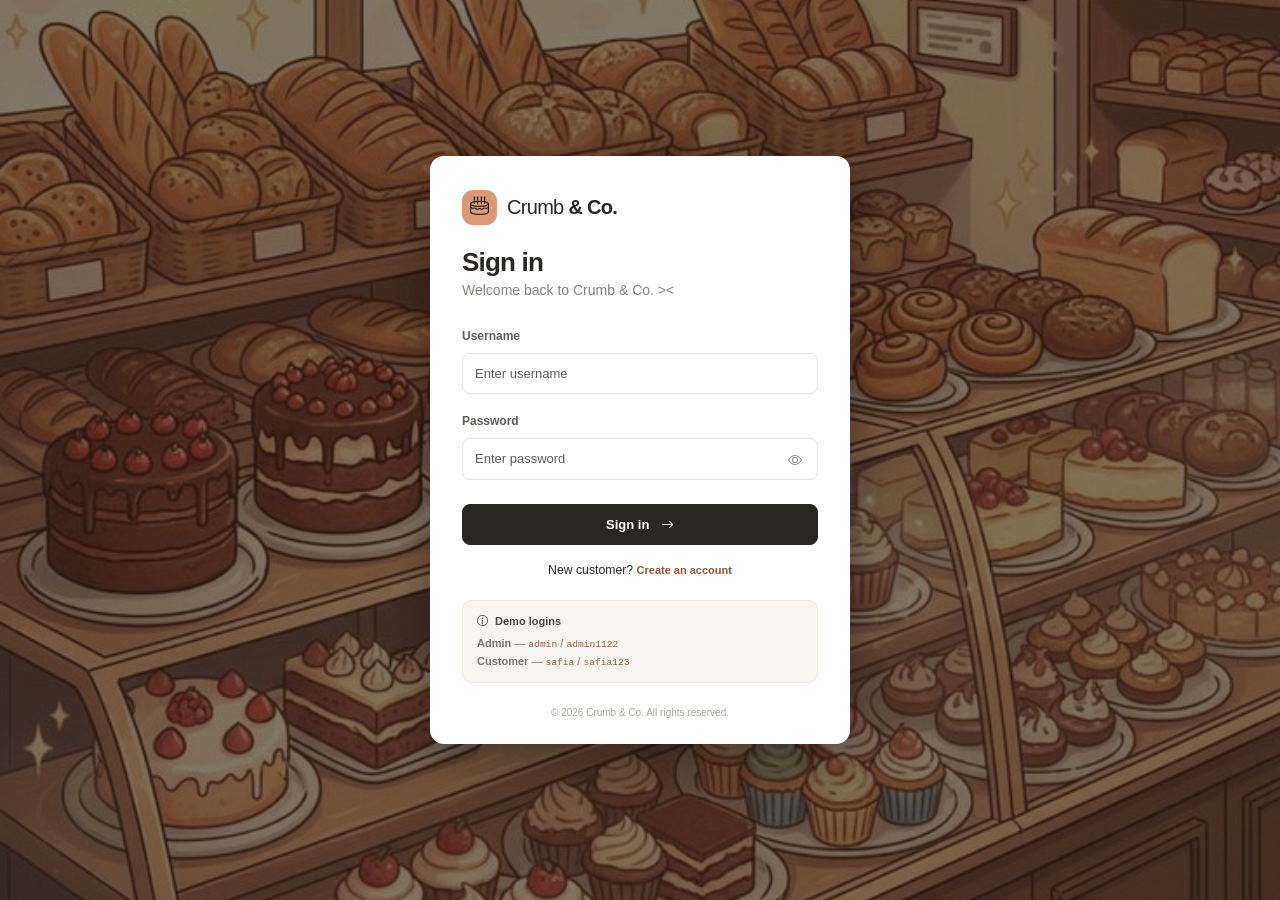
<file: customers.html>
<!doctype html>
<html lang="en">
<head>
  <meta charset="utf-8">
  <meta name="viewport" content="width=device-width, initial-scale=1">
  <title>Customers | Crumb &amp; Co.</title>
  <meta name="description" content="Crumb &amp; Co. customer directory: search, add and manage customers, listed by most recent order.">
  <meta name="author" content="Crumb &amp; Co. Bakery Management System (IMS566 individual project)">
  <meta name="keywords" content="bakery, management system, orders, products, customers, dashboard">

  <meta name="theme-color" content="#242321">

  <link rel="icon" type="image/svg+xml" href="favicon.svg">
  <link href="https://cdn.jsdelivr.net/npm/bootstrap@5.3.3/dist/css/bootstrap.min.css" rel="stylesheet">
  <link href="https://cdn.jsdelivr.net/npm/bootstrap-icons@1.11.3/font/bootstrap-icons.min.css" rel="stylesheet">
  <link rel="stylesheet" href="css/style.css">
</head>

<body data-page="customers">

  <div id="app-shell"></div>

  <main class="main-content">

    <header class="page-heading">
      <div>
        <p class="eyebrow">CUSTOMER DIRECTORY</p>
        <h1>Customers</h1>
        <p class="muted mb-0">Keep customer information organised in one place. Customers with the newest orders appear first.</p>
      </div>
      <button class="btn btn-dark" data-bs-toggle="modal" data-bs-target="#customer-modal">
        <i class="bi bi-plus-lg me-2"></i>Add customer
      </button>
    </header>

    <!-- Customer summary displaying total customers, repeat customers and recorded orders -->
    <section class="row g-3 mb-4" aria-label="Summary">

      <div class="col-12 col-md-4">
        <article class="mini-stat">
          <span>Total customers</span>
          <strong id="customers-total">0</strong>
        </article>
      </div>

      <div class="col-12 col-md-4">
        <article class="mini-stat">
          <span>Repeat customers</span>
          <strong id="customers-repeat">0</strong>
        </article>
      </div>

      <div class="col-12 col-md-4">
        <article class="mini-stat">
          <span>Orders recorded</span>
          <strong id="customers-orders">0</strong>
        </article>
      </div>

    </section>

    <!-- Main section displaying the customer directory -->
    <section class="panel" aria-label="Customer list">

      <div class="toolbar">
        <div class="search-box">
          <i class="bi bi-search"></i>
          <input id="customer-search" type="search" placeholder="Search name or email..." aria-label="Search customers">
        </div>
      </div>

      <div class="table-responsive">
        <table class="table align-middle data-table">

          <!-- Table column headings -->
          <thead>
            <tr>
              <th>Customer</th>
              <th>Email</th>
              <th>Phone</th>
              <th>Orders</th>
              <th class="text-end">Actions</th>
            </tr>
          </thead>

          <tbody id="customers-table"></tbody>

        </table>
      </div>

      <div class="table-bottom">
        <span id="customer-results" class="muted small"></span>
      </div>

    </section>

    <footer class="footer-pro">
      <div class="footer-grid">

        <div>
          <a href="index.html" class="brand brand-dark text-decoration-none">
            <span class="brand-mark"><i class="bi bi-cake2"></i></span>
            <span>Crumb <b>&amp; Co.</b></span>
          </a>

          <p>A calmer way to manage your bakery: products, orders and customers in one workspace.</p>
        </div>

        <nav aria-label="Footer quick links">
          <h2>Quick links</h2>
          <ul class="footer-links">
            <li><a href="index.html">Dashboard</a></li>
            <li><a href="products.html">Products</a></li>
            <li><a href="orders.html">Orders</a></li>
            <li><a href="customers.html">Customers</a></li>
          </ul>
        </nav>

        <div>
          <h2>About this project</h2>
            Education purpose:
            Advanced Web Design Development and Content Management (IMS566)
        </div>
      </div>

      <div class="footer-bottom">
        <span>&copy; <span class="year"></span> Crumb &amp; Co. Bakery Management System</span>
      </div>
    </footer>

  </main>

  <div class="modal fade" id="customer-modal" tabindex="-1" aria-labelledby="customer-modal-title" aria-hidden="true">

    <div class="modal-dialog modal-dialog-centered">
      <div class="modal-content">

        <!-- Form for entering new customer information -->
        <form id="customer-form">

          <div class="modal-header">
            <div>
              <p class="eyebrow mb-1">CUSTOMER DIRECTORY</p>
              <h2 class="modal-title fs-5" id="customer-modal-title">Add customer</h2>
            </div>
            <button type="button" class="btn-close" data-bs-dismiss="modal" aria-label="Close"></button>
          </div>

          <!-- Input fields for customer details -->
          <div class="modal-body">

            <div class="mb-3">
              <label class="form-label" for="customer-fullname">Full name</label>
              <input class="form-control" id="customer-fullname" required maxlength="60">
            </div>

            <div class="mb-3">
              <label class="form-label" for="customer-email">Email address</label>
              <input class="form-control" id="customer-email" type="email" required>
            </div>

            <div>
              <label class="form-label" for="customer-phone">Phone number</label>
              <input class="form-control" id="customer-phone" type="tel" required>
            </div>

          </div>

          <div class="modal-footer">
            <button type="button" class="btn btn-light" data-bs-dismiss="modal">Cancel</button>
            <button class="btn btn-dark" type="submit">Save customer</button>
          </div>

        </form>
      </div>
    </div>
  </div>

  <script src="https://cdn.jsdelivr.net/npm/bootstrap@5.3.3/dist/js/bootstrap.bundle.min.js"></script>
  <script src="js/app.js"></script>
  <script src="js/customers.js"></script>

</body>
</html>
</file>
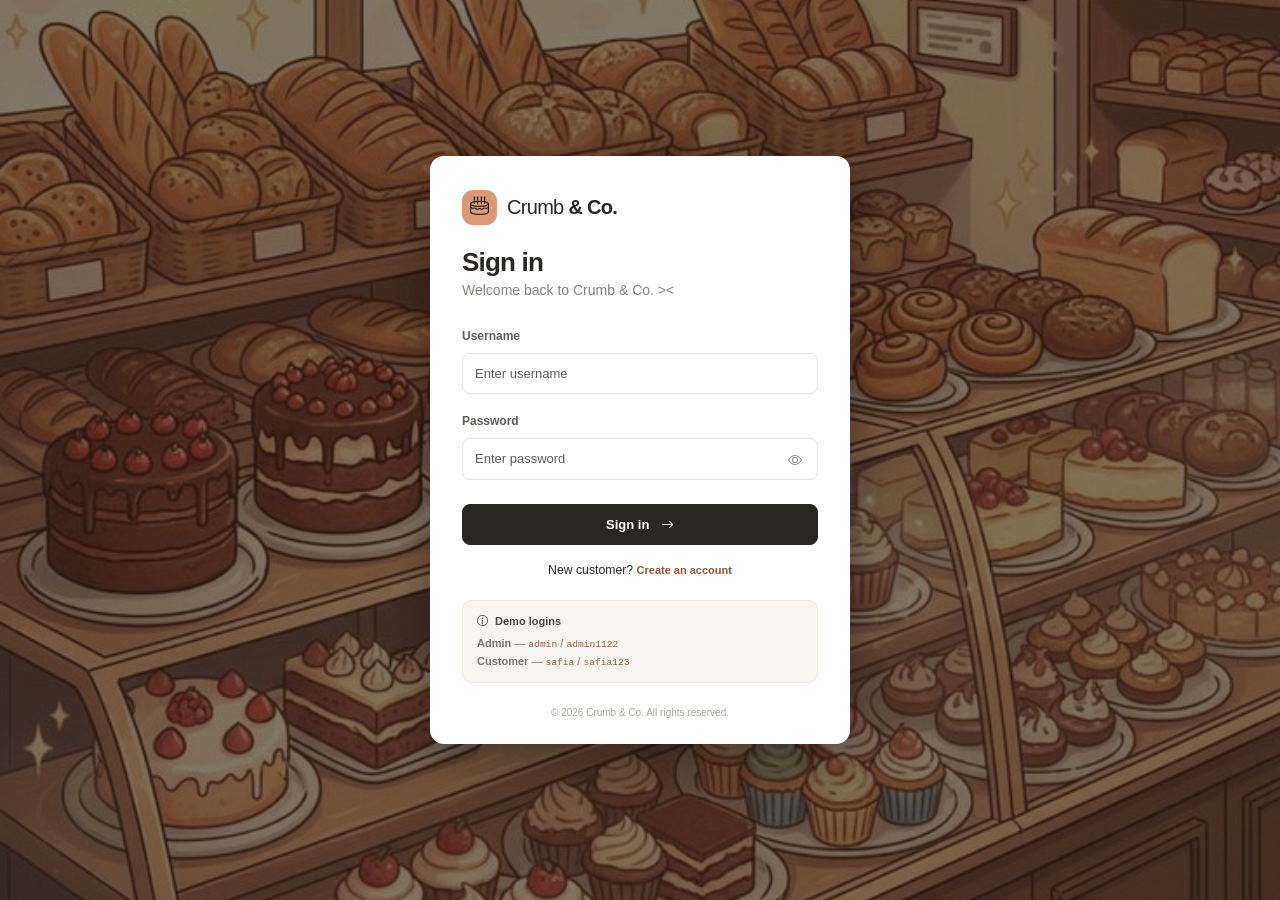
<file: login.html>
<!doctype html>
<html lang="en">

<head>
  <meta charset="utf-8">
  <meta name="viewport" content="width=device-width, initial-scale=1">

  <title>Sign in | Crumb &amp; Co.</title>

  <meta name="description" content="Sign in to Crumb &amp; Co. as Admin / Staff or as a customer.">
  <meta name="author" content="Crumb &amp; Co. Bakery Management System (IMS566 individual project)">
  <meta name="keywords" content="bakery, management system, orders, products, customers, dashboard">

  <meta name="theme-color" content="#242321">

  <link rel="icon" type="image/svg+xml" href="favicon.svg">

  <link href="https://cdn.jsdelivr.net/npm/bootstrap@5.3.3/dist/css/bootstrap.min.css" rel="stylesheet">

  <link href="https://cdn.jsdelivr.net/npm/bootstrap-icons@1.11.3/font/bootstrap-icons.min.css" rel="stylesheet">

  <link rel="stylesheet" href="css/style.css">

</head>

<body class="login-page">

  <!-- Main login page layout -->
  <div class="login-layout">

    <section class="login-form-side">

      <div class="login-box">

        <div class="brand brand-dark login-brand">
          <span class="brand-mark">
            <i class="bi bi-cake2"></i>
          </span>
          <span>Crumb <b>& Co.</b></span>
        </div>

        <h2>Sign in</h2>
        <p class="muted mb-4">Welcome back to Crumb & Co. ><</p>

        <div id="login-success" class="alert alert-success d-none" role="alert">
          Account created. Please sign in.
        </div>

        <div id="login-alert" class="alert alert-danger d-none" role="alert"></div>

        <!-- Login form section -->
        <form id="login-form" novalidate>

          <div class="mb-3">
            <label for="username" class="form-label">Username</label>
            <input class="form-control form-control-lg"
                   id="username"
                   name="username"
                   autocomplete="username"
                   placeholder="Enter username"
                   required>
          </div>

          <div class="mb-4">
            <label for="password" class="form-label">Password</label>

            <!-- Password input -->
            <div class="password-wrap">
              <input class="form-control form-control-lg"
                     id="password"
                     name="password"
                     type="password"
                     autocomplete="current-password"
                     placeholder="Enter password"
                     required>

              <button type="button"
                      class="password-toggle"
                      id="toggle-password"
                      aria-label="Show password">
                <i class="bi bi-eye"></i>
              </button>
            </div>
          </div>

          <button class="btn btn-dark btn-lg w-100" type="submit">
            Sign in <i class="bi bi-arrow-right ms-2"></i>
          </button>

        </form>

        <!-- Link for new customers to register an account -->
        <p class="text-center mt-3 mb-0 small">
          New customer?
          <a href="register.html" class="text-link">Create an account</a>
        </p>

        <!-- Demo login for testing purposes -->
        <div class="demo-credentials">
          <strong>
            <i class="bi bi-info-circle me-1"></i> Demo logins
          </strong>

          <div>
            <b>Admin</b> &mdash;
            <code>admin</code> / <code>admin1122</code>
          </div>

          <div>
            <b>Customer</b> &mdash;
            <code>safia</code> / <code>safia123</code>
          </div>
        </div>

        <p class="login-foot">
          © <span class="year"></span> Crumb & Co. All rights reserved.
        </p>

      </div>
    </section>
  </div>

  <script src="js/app.js"></script>

  <script src="js/auth.js"></script>

</body>
</html>
</file>
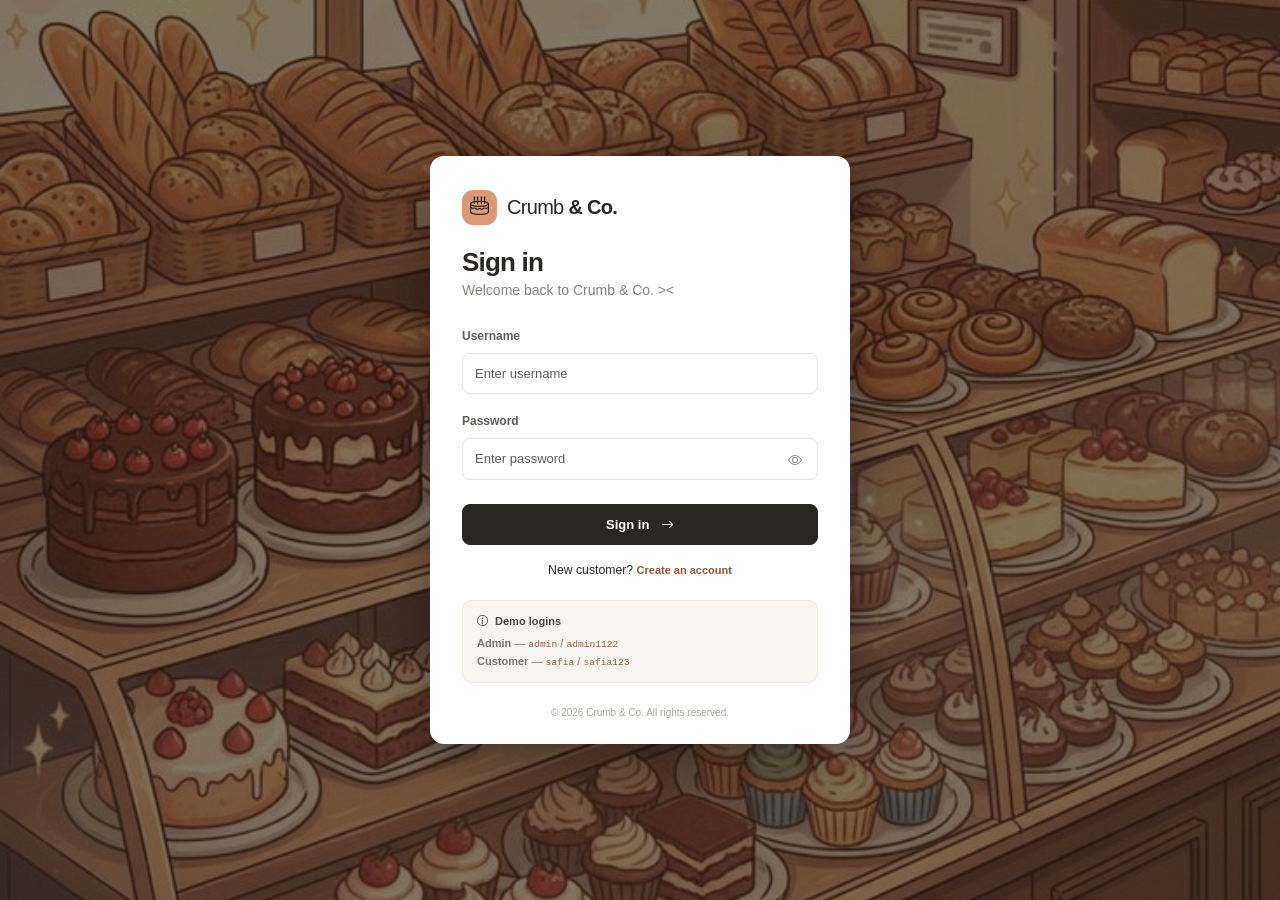
<file: orders.html>
<!doctype html>
<html lang="en">
<head>
  <meta charset="utf-8">
  <meta name="viewport" content="width=device-width, initial-scale=1">

  <title>Orders | Crumb &amp; Co.</title>
  <meta name="description" content="View, search and filter Crumb &amp; Co. customer orders and update their fulfilment status.">
  <meta name="author" content="Crumb &amp; Co. Bakery Management System (IMS566 individual project)">
  <meta name="keywords" content="bakery, management system, orders, products, customers, dashboard">

  <meta name="theme-color" content="#242321">

  <link rel="icon" type="image/svg+xml" href="favicon.svg">
  <link href="https://cdn.jsdelivr.net/npm/bootstrap@5.3.3/dist/css/bootstrap.min.css" rel="stylesheet">
  <link href="https://cdn.jsdelivr.net/npm/bootstrap-icons@1.11.3/font/bootstrap-icons.min.css" rel="stylesheet">
  <link rel="stylesheet" href="css/style.css">
</head>

<body data-page="orders">

  <div id="app-shell"></div>

  <main class="main-content">

    <!-- Page heading and button to create a new order -->
    <header class="page-heading">
      <div>
        <p class="eyebrow">SALES &amp; FULFILMENT</p>
        <h1>Orders</h1>
        <p class="muted mb-0">Track customer purchases and update order progress.</p>
      </div>
      <button class="btn btn-dark" data-bs-toggle="modal" data-bs-target="#order-modal">
        <i class="bi bi-plus-lg me-2"></i>Create order
      </button>
    </header>

    <!-- Order summary -->
    <section class="row g-3 mb-4" aria-label="Summary">

      <div class="col-12 col-md-4">
        <article class="mini-stat">
          <span>All orders</span>
          <strong id="orders-all">0</strong>
        </article>
      </div>

      <div class="col-12 col-md-4">
        <article class="mini-stat">
          <span>Pending</span>
          <strong id="orders-pending">0</strong>
        </article>
      </div>

      <div class="col-12 col-md-4">
        <article class="mini-stat">
          <span>Completed</span>
          <strong id="orders-completed">0</strong>
        </article>
      </div>

    </section>

    <!-- Main section displaying the customer order list -->
    <section class="panel" aria-label="Order list">

      <div class="toolbar">

        <div class="search-box">
          <i class="bi bi-search"></i>
          <input id="order-search" type="search" placeholder="Search order ID or customer..." aria-label="Search orders">
        </div>

        <!-- Filter orders based on their current status -->
        <select id="status-filter" class="form-select filter-select" aria-label="Filter by status">
          <option value="all">All statuses</option>
          <option>Pending</option>
          <option>Preparing</option>
          <option>Completed</option>
          <option>Cancelled</option>
        </select>

      </div>

      <div class="table-responsive">
        <table class="table align-middle data-table">

          <thead>
            <tr>
              <th>Order ID</th>
              <th>Customer</th>
              <th>Items</th>
              <th>Date</th>
              <th>Total</th>
              <th>Status</th>
              <th class="text-end">Actions</th>
            </tr>
          </thead>

          <tbody id="orders-table"></tbody>

        </table>
      </div>

      <div class="table-bottom">
        <span id="order-results" class="muted small"></span>
      </div>

    </section>

    <footer class="footer-pro">
      <div class="footer-grid">

        <div>
          <a href="index.html" class="brand brand-dark text-decoration-none">
            <span class="brand-mark"><i class="bi bi-cake2"></i></span>
            <span>Crumb <b>&amp; Co.</b></span>
          </a>

          <p>A calmer way to manage your bakery: products, orders and customers in one workspace.</p>
        </div>

        <nav aria-label="Footer quick links">
          <h2>Quick links</h2>
          <ul class="footer-links">
            <li><a href="index.html">Dashboard</a></li>
            <li><a href="products.html">Products</a></li>
            <li><a href="orders.html">Orders</a></li>
            <li><a href="customers.html">Customers</a></li>
          </ul>
        </nav>

        <div>
          <h2>About this project</h2>
            Education purpose:
            Advanced Web Design Development and Content Management (IMS566)
        </div>
      </div>

      <div class="footer-bottom">
        <span>&copy; <span class="year"></span> Crumb &amp; Co. Bakery Management System</span>
      </div>
    </footer>

  </main>

  <!-- Modal popup form for creating a new customer order -->
  <div class="modal fade" id="order-modal" tabindex="-1" aria-labelledby="order-modal-title" aria-hidden="true">

    <div class="modal-dialog modal-dialog-centered">
      <div class="modal-content">

        <!-- Form for entering new order details -->
        <form id="order-form">

          <!-- Modal heading and close button -->
          <div class="modal-header">
            <div>
              <p class="eyebrow mb-1">SALES &amp; FULFILMENT</p>
              <h2 class="modal-title fs-5" id="order-modal-title">Create order</h2>
            </div>
            <button type="button" class="btn-close" data-bs-dismiss="modal" aria-label="Close"></button>
          </div>

          <!-- Input fields for customer and order information -->
          <div class="modal-body">

            <!-- Customer name input -->
            <div class="mb-3">
              <label class="form-label" for="customer-name">Customer name</label>
              <input class="form-control" id="customer-name" required maxlength="60">
            </div>

            <!-- Dropdown list to select a product -->
            <div class="mb-3">
              <label class="form-label" for="order-product">Product</label>
              <select class="form-select" id="order-product" required></select>
            </div>

            <!-- Input for order quantity and order status -->
            <div class="row g-3">

              <div class="col-6">
                <label class="form-label" for="order-quantity">Quantity</label>
                <input class="form-control" id="order-quantity" type="number" min="1" step="1" value="1" required>
              </div>

              <div class="col-6">
                <label class="form-label" for="order-status">Status</label>
                <select class="form-select" id="order-status">
                  <option>Pending</option>
                  <option>Preparing</option>
                  <option>Completed</option>
                </select>
              </div>

            </div>

            <!-- Displays the calculated total price before saving the order -->
            <div class="order-total-preview mt-3">
              Order total <strong id="order-total-preview">RM 0.00</strong>
            </div>

            <!-- Information about the effect of creating a new order -->
            <p class="small muted mt-2 mb-0">
              Creating an order updates the product stock and dashboard totals.
            </p>

          </div>

          <!-- Modal action buttons to cancel or save the order -->
          <div class="modal-footer">
            <button type="button" class="btn btn-light" data-bs-dismiss="modal">Cancel</button>
            <button class="btn btn-dark" type="submit">Save order</button>
          </div>

        </form>
      </div>
    </div>
  </div>

  <script src="https://cdn.jsdelivr.net/npm/bootstrap@5.3.3/dist/js/bootstrap.bundle.min.js"></script>
  <script src="js/app.js"></script>
  <script src="js/orders.js"></script>

</body>
</html>
</file>
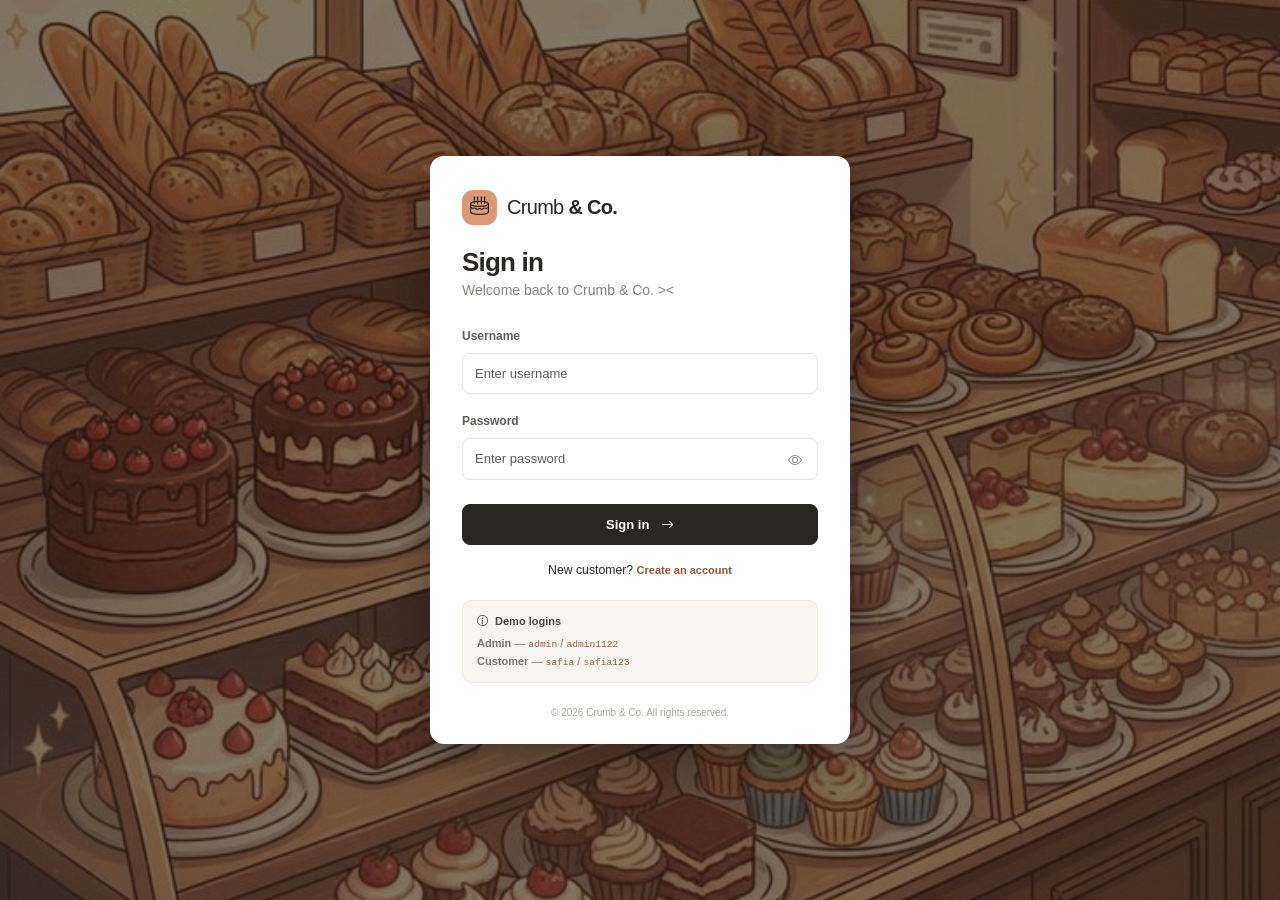
<file: products.html>
<!doctype html>
<html lang="en">
<head>
  <meta charset="utf-8">
  <meta name="viewport" content="width=device-width, initial-scale=1">
  <title>Products | Crumb &amp; Co.</title>
  <meta name="description" content="Manage the Crumb &amp; Co. product catalogue: search, filter, add, edit and delete bakery items.">
  <meta name="author" content="Crumb &amp; Co. Bakery Management System (IMS566 individual project)">
  <meta name="keywords" content="bakery, management system, orders, products, customers, dashboard">

  <meta name="theme-color" content="#242321">

  <link rel="icon" type="image/svg+xml" href="favicon.svg">
  <link href="https://cdn.jsdelivr.net/npm/bootstrap@5.3.3/dist/css/bootstrap.min.css" rel="stylesheet">
  <link href="https://cdn.jsdelivr.net/npm/bootstrap-icons@1.11.3/font/bootstrap-icons.min.css" rel="stylesheet">
  <link rel="stylesheet" href="css/style.css">
</head>

<body data-page="products">

  <div id="app-shell"></div>

  <main class="main-content">

    <!-- Page heading and button to add a new product -->
    <header class="page-heading">
      <div>
        <p class="eyebrow">CATALOGUE</p>
        <h1>Products</h1>
        <p class="muted mb-0">Manage your bakery menu, prices and stock availability.</p>
      </div>
      <button class="btn btn-dark" data-bs-toggle="modal" data-bs-target="#product-modal" id="add-product-btn">
        <i class="bi bi-plus-lg me-2"></i>Add product
      </button>
    </header>

    <section class="row g-3 mb-4" aria-label="Summary">

      <div class="col-12 col-md-4">
        <article class="mini-stat">
          <span>Total products</span>
          <strong id="products-total">0</strong>
        </article>
      </div>

      <div class="col-12 col-md-4">
        <article class="mini-stat">
          <span>Available items</span>
          <strong id="products-available">0</strong>
        </article>
      </div>

      <div class="col-12 col-md-4">
        <article class="mini-stat">
          <span>Low stock items</span>
          <strong id="products-low">0</strong>
        </article>
      </div>

    </section>

    <!-- Main section displaying product catalogue -->
    <section class="panel" aria-label="Product list">

      <div class="toolbar">

        <!-- Search products by product name or category -->
        <div class="search-box">
          <i class="bi bi-search"></i>
          <input id="product-search" type="search" placeholder="Search product or category..." aria-label="Search products">
        </div>

        <select id="category-filter" class="form-select filter-select" aria-label="Filter by category">
          <option value="all">All categories</option>
          <option>Pastry</option>
          <option>Bread</option>
          <option>Cake</option>
          <option>Cookies</option>
          <option>Drinks</option>
        </select>

      </div>

      <div class="table-responsive">
        <table class="table align-middle data-table">

          <thead>
            <tr>
              <th>Product</th>
              <th>Category</th>
              <th>Price</th>
              <th>Stock</th>
              <th>Status</th>
              <th class="text-end">Actions</th>
            </tr>
          </thead>

          <tbody id="products-table"></tbody>

        </table>
      </div>

      <!-- Displays the number of product records found -->
      <div class="table-bottom">
        <span id="product-results" class="muted small"></span>
      </div>

    </section>

    <footer class="footer-pro">
      <div class="footer-grid">

        <div>
          <a href="index.html" class="brand brand-dark text-decoration-none">
            <span class="brand-mark"><i class="bi bi-cake2"></i></span>
            <span>Crumb <b>&amp; Co.</b></span>
          </a>

          <p>A calmer way to manage your bakery: products, orders and customers in one workspace.</p>
        </div>

        <nav aria-label="Footer quick links">
          <h2>Quick links</h2>
          <ul class="footer-links">
            <li><a href="index.html">Dashboard</a></li>
            <li><a href="products.html">Products</a></li>
            <li><a href="orders.html">Orders</a></li>
            <li><a href="customers.html">Customers</a></li>
          </ul>
        </nav>

        <div>
          <h2>About this project</h2>
            Education purpose:
            Advanced Web Design Development and Content Management (IMS566)
        </div>
      </div>

      <div class="footer-bottom">
        <span>&copy; <span class="year"></span> Crumb &amp; Co. Bakery Management System</span>
      </div>
    </footer>

  </main>

  <!-- Modal popup form for adding or editing a product -->
  <div class="modal fade" id="product-modal" tabindex="-1" aria-labelledby="product-modal-title" aria-hidden="true">

    <div class="modal-dialog modal-dialog-centered">
      <div class="modal-content">

        <form id="product-form">

          <div class="modal-header">
            <div>
              <p class="eyebrow mb-1">MENU MANAGEMENT</p>
              <h2 class="modal-title fs-5" id="product-modal-title">Add product</h2>
            </div>
            <button type="button" class="btn-close" data-bs-dismiss="modal" aria-label="Close"></button>
          </div>

          <!-- Input fields for product information -->
          <div class="modal-body">

            <input type="hidden" id="product-id">

            <div class="mb-3">
              <label class="form-label" for="product-name">Product name</label>
              <input class="form-control" id="product-name" required maxlength="60">
            </div>

            <div class="row g-3">

              <div class="col-6">
                <label class="form-label" for="product-category">Category</label>
                <select class="form-select" id="product-category">
                  <option>Pastry</option>
                  <option>Bread</option>
                  <option>Cake</option>
                  <option>Cookies</option>
                  <option>Drinks</option>
                </select>
              </div>

              <div class="col-6">
                <label class="form-label" for="product-price">Price (RM)</label>
                <input class="form-control" id="product-price" type="number" min="0.01" step="0.01" required>
              </div>

            </div>

            <!-- Input field for product stock quantity -->
            <div class="mt-3">
              <label class="form-label" for="product-stock">Stock quantity</label>
              <input class="form-control" id="product-stock" type="number" min="0" step="1" required>
            </div>

          </div>

          <div class="modal-footer">
            <button type="button" class="btn btn-light" data-bs-dismiss="modal">Cancel</button>
            <button class="btn btn-dark" type="submit">Save product</button>
          </div>

        </form>
      </div>
    </div>
  </div>

  <script src="https://cdn.jsdelivr.net/npm/bootstrap@5.3.3/dist/js/bootstrap.bundle.min.js"></script>
  <script src="js/app.js"></script>
  <script src="js/products.js"></script>

</body>
</html>
</file>
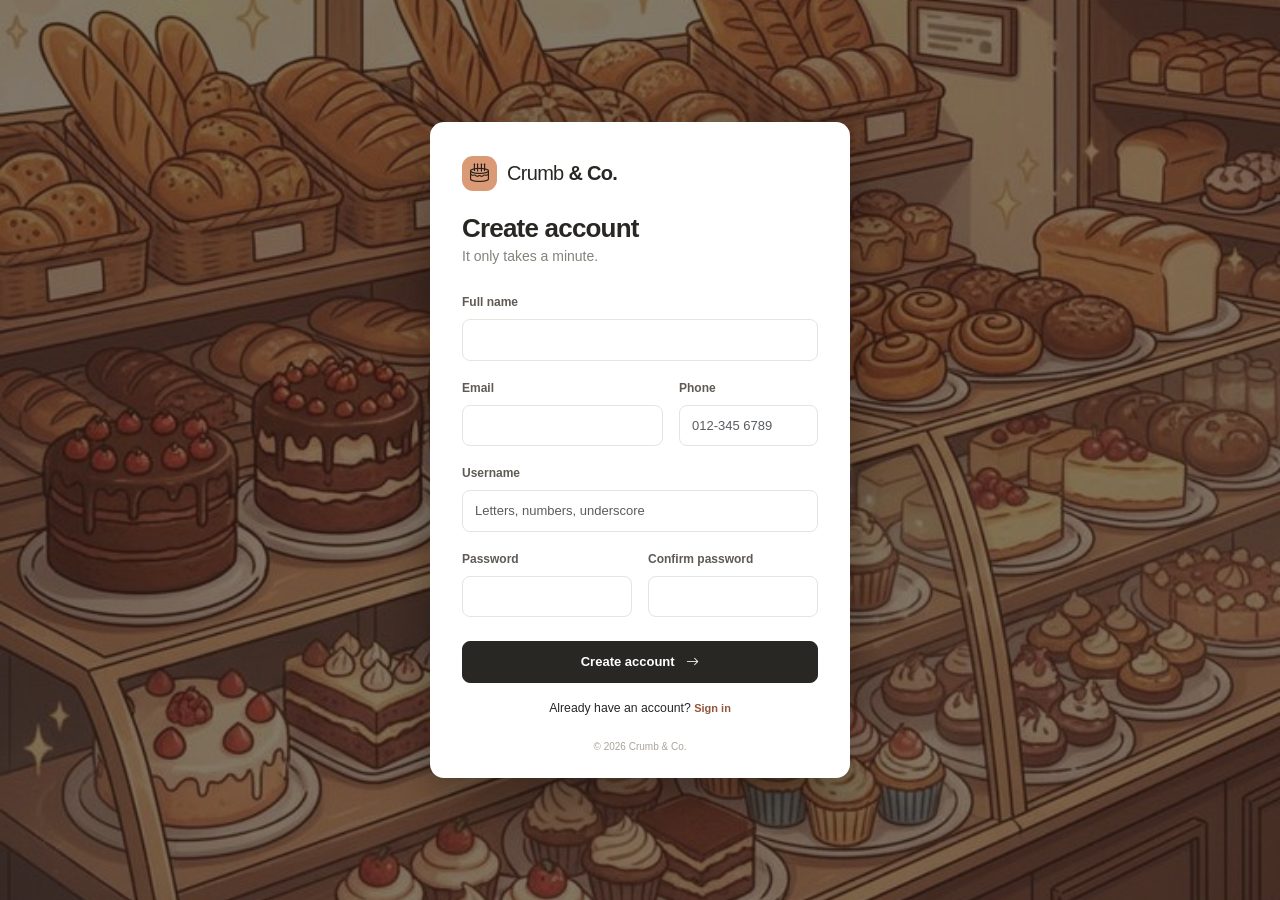
<file: register.html>
<!doctype html>
<html lang="en">
<head>
  <meta charset="utf-8">
  <meta name="viewport" content="width=device-width, initial-scale=1">
  <title>Create account | Crumb &amp; Co.</title>
  <meta name="description" content="Create a customer account to browse and order from Crumb &amp; Co.">
  <meta name="author" content="Crumb &amp; Co. Bakery Management System (IMS566 individual project)">
  <meta name="keywords" content="bakery, management system, orders, products, customers, dashboard">

  <meta name="theme-color" content="#242321">

  <link rel="icon" type="image/svg+xml" href="favicon.svg">
  <link href="https://cdn.jsdelivr.net/npm/bootstrap@5.3.3/dist/css/bootstrap.min.css" rel="stylesheet">
  <link href="https://cdn.jsdelivr.net/npm/bootstrap-icons@1.11.3/font/bootstrap-icons.min.css" rel="stylesheet">
  <link rel="stylesheet" href="css/style.css">
</head>

<body class="login-page">

  <!-- Main layout for the customer registration page -->
  <div class="login-layout">

    <section class="login-form-side">

      <!-- Registration form container -->
      <div class="login-box">

        <div class="brand brand-dark login-brand">
          <span class="brand-mark"><i class="bi bi-cake2"></i></span>
          <span>Crumb <b>& Co.</b></span>
        </div>

        <h2>Create account</h2>
        <p class="muted mb-4">It only takes a minute.</p>

        <!-- Error message -->
        <div id="register-alert" class="alert alert-danger d-none" role="alert"></div>

        <form id="register-form" novalidate>

          <div class="mb-3">
            <label for="reg-name" class="form-label">Full name</label>
            <input class="form-control" id="reg-name" autocomplete="name" maxlength="60" required>
          </div>

          <div class="row g-3 mb-3">

            <div class="col-12 col-sm-7">
              <label for="reg-email" class="form-label">Email</label>
              <input class="form-control" id="reg-email" type="email" autocomplete="email" required>
            </div>

            <div class="col-12 col-sm-5">
              <label for="reg-phone" class="form-label">Phone</label>
              <input class="form-control" id="reg-phone" type="tel" autocomplete="tel" placeholder="012-345 6789">
            </div>

          </div>

          <!-- creating a unique username -->
          <div class="mb-3">
            <label for="reg-username" class="form-label">Username</label>
            <input class="form-control" id="reg-username" autocomplete="username" minlength="3" maxlength="20" placeholder="Letters, numbers, underscore" required>
          </div>

          <!-- Password-->
          <div class="row g-3 mb-4">

            <div class="col-12 col-sm-6">
              <label for="reg-password" class="form-label">Password</label>
              <input class="form-control" id="reg-password" type="password" autocomplete="new-password" minlength="6" required>
            </div>

            <div class="col-12 col-sm-6">
              <label for="reg-confirm" class="form-label">Confirm password</label>
              <input class="form-control" id="reg-confirm" type="password" autocomplete="new-password" required>
            </div>

          </div>

          <button class="btn btn-dark btn-lg w-100" type="submit">
            Create account <i class="bi bi-arrow-right ms-2"></i>
          </button>

        </form>

        <!-- Link for existing customers to access the login page -->
        <p class="text-center mt-3 mb-0 small">
          Already have an account?
          <a href="login.html" class="text-link">Sign in</a>
        </p>

        <p class="login-foot">
          © <span class="year"></span> Crumb & Co.
        </p>

      </div>
    </section>
  </div>

  <script src="js/app.js"></script>
  <script src="js/register.js"></script>

</body>
</html>
</file>
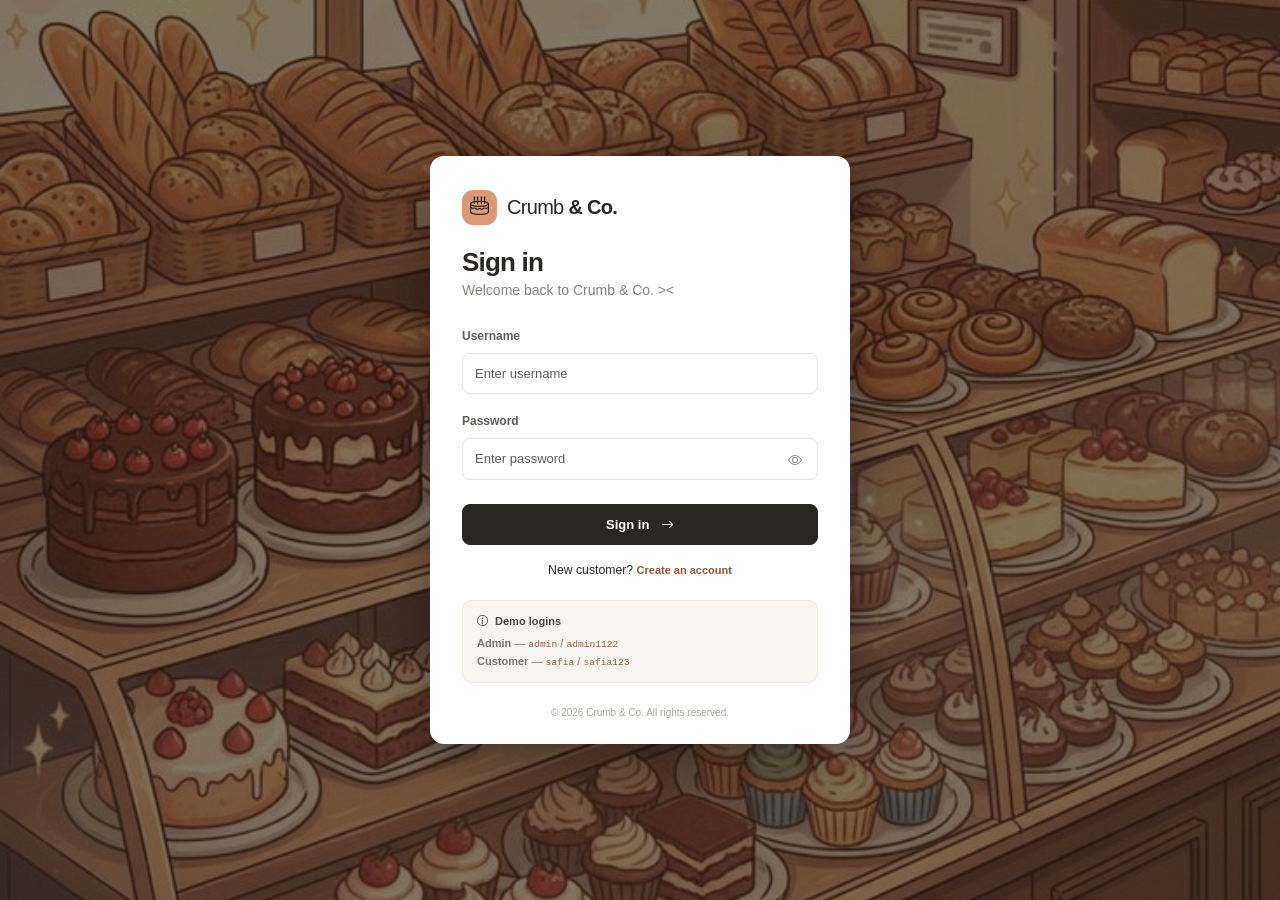
<file: shop.html>
<!doctype html>
<html lang="en">
<head>
  <meta charset="utf-8">
  <meta name="viewport" content="width=device-width, initial-scale=1">
  <title>Shop | Crumb &amp; Co.</title>
  <meta name="description" content="Browse fresh pastries, bread, cakes and drinks from Crumb &amp; Co. and place your order online.">
  <meta name="author" content="Crumb &amp; Co. Bakery Management System (IMS566 individual project)">
  <meta name="keywords" content="bakery, management system, orders, products, customers, dashboard">

  <meta name="theme-color" content="#242321">

  <link rel="icon" type="image/svg+xml" href="favicon.svg">
  <link href="https://cdn.jsdelivr.net/npm/bootstrap@5.3.3/dist/css/bootstrap.min.css" rel="stylesheet">
  <link href="https://cdn.jsdelivr.net/npm/bootstrap-icons@1.11.3/font/bootstrap-icons.min.css" rel="stylesheet">
  <link rel="stylesheet" href="css/style.css">
</head>
<body data-role="customer" class="shop-body">
  <header class="shop-nav">
    <div class="shop-nav-inner">
      <a href="shop.html" class="brand brand-dark text-decoration-none"><span class="brand-mark"><i class="bi bi-cake2"></i></span><span>crumb <b>& co.</b></span></a>


      <nav class="shop-links" aria-label="Customer navigation">
        <a href="#menu">Menu</a>
        <a href="#my-orders">My orders</a>
        <a href="#profile">My profile</a>
      </nav>

      <!-- Displays the logged-in customer's name and sign-out button -->
      <div class="shop-user">
        <span class="avatar" id="shop-avatar">C</span>
        <span id="shop-name" class="shop-user-name"></span>
        <button class="btn btn-outline-dark btn-sm" id="shop-logout"><i class="bi bi-box-arrow-right me-1"></i>Sign out</button>
      </div>
    </div>
  </header>

  <main class="shop-main">

    <!-- Welcome section -->
    <section class="shop-hero" aria-labelledby="shop-greeting">
      <p class="eyebrow">WELCOME</p>
      <h1 id="shop-greeting">Fresh from the oven</h1>
      <p class="muted mb-0">Browse today's bakes and place an order. We'll start preparing it right away.</p>
    </section>

    <!-- Displays success or error messages-->
    <div id="shop-alert" class="alert alert-success d-none" role="status"></div>

    <!-- Product menu section -->
    <section id="menu" class="mb-5">

      <!-- Search bar -->
      <div class="toolbar">
        <div class="search-box">
          <i class="bi bi-search"></i>
          <input id="shop-search" type="search" class="form-control" placeholder="Search bakes..." aria-label="Search products">
        </div>

        <!-- filter products based on their categories -->
        <select id="shop-category" class="form-select filter-select" aria-label="Filter by category">
          <option value="all">All categories</option>
          <option>Pastry</option>
          <option>Bread</option>
          <option>Cake</option>
          <option>Cookies</option>
          <option>Drinks</option>
        </select>
      </div>

      <div class="row g-3" id="shop-grid"></div>

      <p id="shop-results" class="muted small mt-3"></p>
    </section>

    <section id="my-orders" class="panel">
      <div class="panel-heading">
        <div>
          <h2>My orders</h2>
          <p>Your order history and current status</p>
        </div>
      </div>

      <!-- Table containing the customer's previous and current orders -->
      <div class="table-responsive">
        <table class="table align-middle data-table">
          <thead>
            <tr>
              <th>Order ID</th>
              <th>Items</th>
              <th>Date</th>
              <th>Total</th>
              <th>Status</th>
              <th class="text-end">Action</th>
            </tr>
          </thead>

          <tbody id="my-orders-table"></tbody>
        </table>
      </div>
    </section>

    <!-- Customer profile section  -->
    <section id="profile" class="panel mt-4">
      <div class="panel-heading">
        <div>
          <h2>My profile</h2>
          <p>Update your contact details and password</p>
        </div>

        <!-- Displays the customer's username -->
        <span class="subtle-tag" id="profile-username"></span>
      </div>

      <div id="profile-alert" class="alert d-none" role="alert"></div>

      <!-- allows customers to update their personal details and password -->
      <form id="profile-form" novalidate>
        <div class="row g-3">

          <div class="col-12 col-md-4">
            <label class="form-label" for="pf-name">Full name</label>
            <input class="form-control" id="pf-name" maxlength="60" autocomplete="name" required>
          </div>

          <div class="col-12 col-md-5">
            <label class="form-label" for="pf-email">Email</label>
            <input class="form-control" id="pf-email" type="email" autocomplete="email" required>
          </div>

          <!--updating the customer's phone number -->
          <div class="col-12 col-md-3">
            <label class="form-label" for="pf-phone">Phone</label>
            <input class="form-control" id="pf-phone" type="tel" autocomplete="tel">
          </div>
        </div>

        <hr class="my-4" style="border-color:var(--line)">

        <!-- Password change section -->
        <p class="eyebrow mb-3">CHANGE PASSWORD (OPTIONAL)</p>

        <div class="row g-3">

          <div class="col-12 col-md-4">
            <label class="form-label" for="pf-current">Current password</label>
            <input class="form-control" id="pf-current" type="password" autocomplete="current-password">
          </div>

          <div class="col-12 col-md-4">
            <label class="form-label" for="pf-new">New password</label>
            <input class="form-control" id="pf-new" type="password" autocomplete="new-password" minlength="6">
          </div>

          <div class="col-12 col-md-4">
            <label class="form-label" for="pf-confirm">Confirm new password</label>
            <input class="form-control" id="pf-confirm" type="password" autocomplete="new-password">
          </div>
        </div>

        <div class="mt-4">
          <button class="btn btn-dark" type="submit"><i class="bi bi-check2 me-2"></i>Save changes</button>
        </div>
      </form>
    </section>

    <footer class="footer-pro">
      <div class="footer-grid">

        <div>
          <a href="index.html" class="brand brand-dark text-decoration-none">
            <span class="brand-mark"><i class="bi bi-cake2"></i></span>
            <span>Crumb <b>&amp; Co.</b></span>
          </a>

          <p>A calmer way to manage your bakery: products, orders and customers in one workspace.</p>
        </div>

        <nav aria-label="Footer quick links">
          <h2>Quick links</h2>
          <ul class="footer-links">
            <li><a href="index.html">Dashboard</a></li>
            <li><a href="products.html">Products</a></li>
            <li><a href="orders.html">Orders</a></li>
            <li><a href="customers.html">Customers</a></li>
          </ul>
        </nav>

        <div>
          <h2>About this project</h2>
            Education purpose:
            Advanced Web Design Development and Content Management (IMS566)
        </div>
      </div>

      <div class="footer-bottom">
        <span>&copy; <span class="year"></span> Crumb &amp; Co. Bakery Management System</span>
      </div>
    </footer>
  </main>

  <div class="modal fade" id="buy-modal" tabindex="-1" aria-labelledby="buy-title" aria-hidden="true">
    <div class="modal-dialog modal-dialog-centered">
      <div class="modal-content">
        <form id="buy-form">

          <!-- Modal heading and close button -->
          <div class="modal-header">
            <div>
              <p class="eyebrow mb-1">PLACE ORDER</p>
              <h2 class="modal-title fs-5" id="buy-title">Order</h2>
            </div>
            <button type="button" class="btn-close" data-bs-dismiss="modal" aria-label="Close"></button>
          </div>

          <div class="modal-body">

            <input type="hidden" id="buy-id">

            <p class="muted" id="buy-meta"></p>

            <label class="form-label" for="buy-qty">Quantity</label>
            <input class="form-control mb-3" id="buy-qty" type="number" min="1" step="1" value="1" required>

            <!-- Displays calculated total price -->
            <div class="order-total-preview">
              <span>Order total</span>
              <strong id="buy-total">RM 0.00</strong>
            </div>
          </div>

          <div class="modal-footer">
            <button type="button" class="btn btn-light" data-bs-dismiss="modal">Cancel</button>
            <button class="btn btn-dark" type="submit">Confirm order</button>
          </div>
        </form>
      </div>
    </div>
  </div>

  <script src="https://cdn.jsdelivr.net/npm/bootstrap@5.3.3/dist/js/bootstrap.bundle.min.js"></script>
  <script src="js/app.js"></script>
  <script src="js/shop.js"></script>
</body>
</html>
</file>
<file: css/style.css>
/* ===== Design tokens ===== */
:root {
  --ink: #292724;
  --muted: #85817b;
  --line: #eeeae4;
  --paper: #f8f7f4;
  --white: #fff;
  --accent: #b96f4b;
  --accent-dark: #945438;
  --nav: #242321;
  --green: #34765a;
  --red: #b94c45;
  --shadow: 0 8px 30px rgba(44,38,31,.045);
}

/* ===== Base & reset ===== */
* {
  box-sizing: border-box;
}
body {
  margin: 0;
  background: var(--paper);
  color: var(--ink);
  font-family: Inter,-apple-system,BlinkMacSystemFont,"Segoe UI",sans-serif;
  font-size: 14px;
}

/* ===== Admin shell: sidebar navigation ===== */
.sidebar {
  width: 250px;
  position: fixed;
  inset: 0 auto 0 0;
  background: var(--nav);
  color: #fff;
  padding: 27px 18px;
  display: flex;
  flex-direction: column;
  z-index: 1020;
}
#app-shell {
  display: contents; /* lets the sticky mobile header work against the page, not the empty wrapper */
}
.sidebar-top {
  display: flex;
  align-items: center;
  justify-content: space-between;
}
.sidebar-menu {
  display: flex;
  flex-direction: column;
  flex: 1;
  min-height: 0;
  overflow-y: auto;
}
.nav-toggle {
  display: none; /* shown on mobile only */
  place-items: center;
  height: 38px;
  width: 42px;
  border: 1px solid #4a4743;
  border-radius: 9px;
  background: transparent;
  color: #fff;
  font-size: 22px;
}
.nav-toggle:hover,
.nav-toggle:focus-visible {
  background: #3a3835;
}
.brand {
  display: flex;
  align-items: center;
  gap: 10px;
  font-size: 20px;
  font-weight: 500;
  letter-spacing: -.7px;
}
.brand b {
  font-weight: 800;
}
.brand-mark {
  height: 35px;
  width: 35px;
  border-radius: 11px;
  background: #d99a75;
  color: #2b211c;
  display: grid;
  place-items: center;
  font-size: 19px;
}
.brand-light {
  color: #fff;
}
.brand-dark {
  color: var(--ink);
}
.side-label {
  font-size: 10px;
  letter-spacing: 1.5px;
  color: #88847f;
  font-weight: 700;
  margin: 42px 12px 13px;
}
.side-nav {
  display: grid;
  gap: 5px;
}
.side-nav a {
  color: #bcb8b2;
  text-decoration: none;
  padding: 12px 13px;
  border-radius: 9px;
  display: flex;
  gap: 13px;
  align-items: center;
  transition: .2s;
}
.side-nav a i {
  font-size: 17px;
}
.side-nav a:hover,
.side-nav a.active {
  background: #3a3835;
  color: #fff;
}
.side-nav a.active {
  box-shadow: inset 3px 0 #d99a75;
}
.sidebar-bottom {
  margin-top: auto;
  border-top: 1px solid #41403d;
  padding-top: 18px;
}
.profile-row {
  display: flex;
  align-items: center;
  gap: 10px;
  padding: 5px 7px;
}
.avatar {
  width: 34px;
  height: 34px;
  flex: 0 0 34px;
  border-radius: 50%;
  background: #f0d7c7;
  color: #70462f;
  display: grid;
  place-items: center;
  font-weight: 700;
}
.profile-name {
  font-size: 12px;
  font-weight: 650;
  color: #fff;
}
.profile-role {
  font-size: 11px;
  color: #aaa5a0;
}
.logout-link {
  margin: 12px 0 0 7px;
  color: #c4bfba;
  background: none;
  border: 0;
  font-size: 12px;
}

/* ===== Admin shell: main content & page heading ===== */
.main-content {
  margin-left: 250px;
  padding: 34px 38px 20px;
  max-width: 1600px;
  min-height: 100vh;
}
.page-heading {
  display: flex;
  justify-content: space-between;
  align-items: center;
  gap: 20px;
  margin-bottom: 28px;
}
.page-heading h1 {
  font-size: 30px;
  letter-spacing: -1.2px;
  font-weight: 750;
  margin: 0 0 7px;
}
.eyebrow {
  font-size: 10px;
  font-weight: 800;
  letter-spacing: 1.65px;
  color: var(--accent);
  margin: 0 0 8px;
}
.muted {
  color: var(--muted);
}
.heading-actions {
  display: flex;
  align-items: center;
  gap: 13px;
}
.date-chip,
.subtle-tag {
  background: #fff;
  border: 1px solid var(--line);
  border-radius: 8px;
  padding: 10px 12px;
  color: #716c66;
  font-size: 12px;
}
.date-chip i {
  margin-right: 6px;
}
.btn-dark {
  background: #292724;
  border-color: #292724;
  border-radius: 8px;
  padding: 10px 16px;
  font-size: 13px;
  font-weight: 650;
}
.btn-dark:hover {
  background: #4b4741;
  border-color: #4b4741;
}

/* ===== Cards, panels & dashboard stats ===== */
.stat-card,
.mini-stat,
.panel {
  background: #fff;
  border: 1px solid var(--line);
  border-radius: 13px;
  box-shadow: var(--shadow);
}
.stat-card {
  padding: 19px 20px;
  height: 100%;
}
.stat-top {
  display: flex;
  justify-content: space-between;
  align-items: center;
  color: #77716a;
  font-size: 12px;
  font-weight: 600;
}
.stat-icon {
  height: 36px;
  width: 36px;
  display: grid;
  place-items: center;
  border-radius: 10px;
  font-size: 17px;
}
.peach {
  background: #f8e8df;
  color: #a45f3d;
}
.lavender {
  background: #eeeaf7;
  color: #78649f;
}
.mint {
  background: #e4f1e9;
  color: #4d8765;
}
.butter {
  background: #f8f0d9;
  color: #a17c28;
}
.stat-card h2 {
  font-size: 27px;
  letter-spacing: -.8px;
  font-weight: 750;
  margin: 15px 0 6px;
}
.stat-note {
  font-size: 11px;
  color: #969089;
  margin: 0;
}
.positive {
  color: var(--green);
  font-weight: 700;
  margin-right: 5px;
}
.panel {
  padding: 21px 22px;
}
.panel-heading {
  display: flex;
  justify-content: space-between;
  align-items: flex-start;
  gap: 15px;
  margin-bottom: 18px;
}
.panel-heading h2 {
  font-size: 15px;
  font-weight: 750;
  margin: 0 0 5px;
}
.panel-heading p {
  font-size: 11px;
  color: var(--muted);
  margin: 0;
}

/* ===== Charts ===== */
.chart-wrap {
  height: 260px;
  position: relative;
}
.doughnut-wrap {
  height: 205px;
}
.chart-legend {
  display: grid;
  grid-template-columns: 1fr 1fr;
  gap: 8px 12px;
  margin-top: 15px;
}
.legend-item {
  font-size: 10px;
  color: #777;
  display: flex;
  align-items: center;
  gap: 7px;
}
.legend-dot {
  width: 7px;
  height: 7px;
  border-radius: 50%;
}
.text-link {
  color: var(--accent-dark);
  font-size: 11px;
  font-weight: 700;
  text-decoration: none;
}
.text-link:hover {
  text-decoration: underline;
}

/* ===== Data tables & status pills ===== */
.data-table {
  font-size: 12px;
  margin: 0;
  white-space: nowrap;
}
.data-table thead th {
  font-size: 10px;
  text-transform: uppercase;
  letter-spacing: .8px;
  color: #969089;
  font-weight: 750;
  border-bottom: 1px solid var(--line);
  padding: 12px 14px;
}
.data-table tbody td {
  padding: 13px 14px;
  border-color: #f2efeb;
  color: #55514c;
}
.data-table tbody tr:last-child td {
  border-bottom: 0;
}
.product-cell {
  display: flex;
  align-items: center;
  gap: 10px;
  font-weight: 700;
  color: #34312d;
}
.product-thumb {
  height: 34px;
  width: 34px;
  border-radius: 9px;
  background: #f7e9df;
  color: #a96a4a;
  display: grid;
  place-items: center;
  font-size: 16px;
}
.status-pill {
  display: inline-flex;
  padding: 5px 9px;
  border-radius: 30px;
  font-size: 10px;
  font-weight: 750;
}
.status-completed {
  background: #e8f3ec;
  color: #397454;
}
.status-pending {
  background: #fff2dc;
  color: #9b7229;
}
.status-preparing {
  background: #eaf0fb;
  color: #5674a5;
}
.status-cancelled {
  background: #fbe9e7;
  color: #a64e48;
}


/* ===== Mini stats, toolbars & form controls ===== */
.mini-stat {
  padding: 17px 20px;
  display: flex;
  justify-content: space-between;
  align-items: center;
}
.mini-stat span {
  color: #817b74;
  font-size: 12px;
}
.mini-stat strong {
  font-size: 24px;
  letter-spacing: -.7px;
}
.toolbar {
  display: flex;
  justify-content: space-between;
  gap: 12px;
  padding: 0 0 17px;
}
.search-box {
  position: relative;
  max-width: 330px;
  flex: 1;
}
.search-box i {
  position: absolute;
  left: 13px;
  top: 11px;
  color: #9b958e;
}
.search-box input {
  padding-left: 36px;
}
.form-control,
.form-select {
  border-color: #e8e3dd;
  border-radius: 8px;
  font-size: 13px;
  padding: 10px 12px;
}
.form-control:focus,
.form-select:focus {
  border-color: #c88d6e;
  box-shadow: 0 0 0 .2rem rgba(185,111,75,.12);
}
.filter-select {
  max-width: 180px;
}
.table-bottom {
  padding-top: 13px;
}
.action-btn {
  border: 1px solid #ece7e1;
  background: #fff;
  border-radius: 7px;
  padding: 5px 8px;
  color: #6e6861;
}
.action-btn:hover {
  background: #f8f5f1;
}
.action-btn.danger:hover {
  color: var(--red);
  background: #fff2f0;
}

/* ===== Modals ===== */
.modal-content {
  border: 0;
  border-radius: 14px;
  box-shadow: 0 20px 60px #1e1a1730;
}
.modal-header,
.modal-footer {
  border-color: var(--line);
  padding: 18px 22px;
}
.modal-body {
  padding: 22px;
}
.form-label {
  font-size: 12px;
  font-weight: 700;
  color: #5f5a54;
}
.order-total-preview {
  display: flex;
  justify-content: space-between;
  background: #f8f5f1;
  border-radius: 8px;
  padding: 13px;
  font-size: 12px;
}
.order-total-preview strong {
  font-size: 15px;
}

/* ===== Login & register pages (simple centred card on bakery photo) ===== */
.login-page {
  min-height: 100vh;
  background: #2d2925 url("../images/bakery.jpg") center/cover no-repeat fixed;
  position: relative;
}
.login-page:before {
  content: "";
  position: fixed;
  inset: 0;
  background: rgba(31,27,23,.55);
}
.login-layout {
  position: relative;
  min-height: 100vh;
  display: flex;
}
.login-form-side {
  margin: auto;
  width: 100%;
  display: grid;
  place-items: center;
  padding: 28px 16px;
}
.login-box {
  width: min(100%,420px);
  background: #fff;
  border-radius: 14px;
  padding: 34px 32px 24px;
  box-shadow: 0 18px 50px rgba(0,0,0,.35);
}
.login-brand {
  margin-bottom: 22px;
}
.login-box h2 {
  font-size: 26px;
  font-weight: 750;
  letter-spacing: -.8px;
  margin-bottom: 2px;
}
.login-box .form-control {
  font-size: 13px;
}
.password-wrap {
  position: relative;
}
.password-wrap input {
  padding-right: 45px;
}
.password-toggle {
  position: absolute;
  right: 8px;
  top: 7px;
  border: 0;
  background: none;
  color: #817b74;
  padding: 5px 8px;
}
.demo-credentials {
  background: #f8f5f1;
  border: 1px solid #eee8e0;
  border-radius: 9px;
  padding: 12px 14px;
  margin-top: 20px;
  font-size: 11px;
  color: #777;
}
.demo-credentials strong {
  display: block;
  color: #4a4640;
  margin-bottom: 6px;
}
.demo-credentials code {
  color: #9b5d3e;
}
.login-foot {
  font-size: 10px;
  color: #aaa39b;
  margin: 22px 0 0;
  text-align: center;
}

/* ===== Empty states ===== */
.empty-state {
  text-align: center;
  padding: 30px;
  color: #969089;
}
.empty-state i {
  font-size: 25px;
  display: block;
  margin-bottom: 8px;
}
@media(max-width:1000px) {
  .sidebar {
    width: 215px;
  }
  .main-content {
    margin-left: 215px;
    padding: 28px 24px;
  }
}
@media(max-width:760px) {
  .sidebar {
    position: sticky;
    top: 0;
    width: 100%;
    height: auto;
    padding: 12px 15px;
    display: block;
  }
  .sidebar .brand {
    font-size: 17px;
  }
  .sidebar .brand-mark {
    height: 31px;
    width: 31px;
  }
  .nav-toggle {
    display: grid;
  }
  .sidebar-menu {
    display: none;
    max-height: calc(100vh - 72px);
    padding-top: 6px;
  }
  .sidebar.open .sidebar-menu {
    display: flex;
  }
  .side-label {
    margin: 18px 12px 10px;
  }
  .sidebar-bottom {
    margin-top: 16px;
  }
  .main-content {
    margin: 0;
    padding: 25px 16px 15px;
  }
  .page-heading {
    align-items: flex-start;
    flex-direction: column;
    margin-bottom: 22px;
  }
  .page-heading h1 {
    font-size: 27px;
  }
  .heading-actions {
    width: 100%;
    justify-content: space-between;
  }
  .panel {
    padding: 17px 14px;
  }
  .panel-heading {
    align-items: flex-start;
  }
  .chart-wrap {
    height: 230px;
  }
  .toolbar {
    flex-direction: column;
  }
  .search-box {
    max-width: none;
  }
  .filter-select {
    max-width: none;
  }
}
@media(min-width:761px) and (max-width:1100px) {
  .main-content {
    padding: 28px 20px;
  }
  .stat-card {
    padding: 16px;
  }
  .stat-card h2 {
    font-size: 23px;
  }
}

/* ===== Dashboard controls & low-stock list ===== */
.chart-controls {
  display: flex;
  flex-wrap: wrap;
  gap: 8px;
  margin-bottom: 14px;
}
.seg {
  display: inline-flex;
  background: #f3f0eb;
  border-radius: 9px;
  padding: 3px;
}
.seg-btn {
  border: 0;
  background: transparent;
  border-radius: 7px;
  padding: 6px 12px;
  font-size: 11px;
  font-weight: 700;
  color: #7c766f;
}
.seg-btn:hover {
  color: var(--ink);
}
.seg-btn.active {
  background: #fff;
  color: var(--ink);
  box-shadow: 0 1px 4px rgba(44, 38, 31, .12);
}
.lowstock-list {
  list-style: none;
  margin: 0;
  padding: 0;
  display: grid;
  gap: 12px;
}
.lowstock-list li {
  display: flex;
  align-items: center;
  justify-content: space-between;
  gap: 12px;
  font-size: 12px;
  color: #55514c;
}
.lowstock-list small {
  display: block;
  color: var(--muted);
  font-size: 10px;
}

/* ===== Footer (all pages) ===== */
.footer-pro {
  margin-top: 40px;
  padding-top: 28px;
  border-top: 1px solid var(--line);
  color: #7c766f;
  font-size: 12px;
}
.footer-grid {
  display: grid;
  grid-template-columns: 1.4fr 1fr 1.4fr;
  gap: 28px;
}
.footer-pro h2 {
  font-size: 11px;
  letter-spacing: 1.4px;
  text-transform: uppercase;
  color: var(--ink);
  font-weight: 800;
  margin: 0 0 12px;
}
.footer-pro p {
  margin: 12px 0 0;
  line-height: 1.7;
}
.footer-links {
  list-style: none;
  margin: 0;
  padding: 0;
  display: grid;
  gap: 8px;
}
.footer-links a {
  color: #6e6861;
  text-decoration: none;
}
.footer-links a:hover {
  color: var(--accent-dark);
  text-decoration: underline;
}
.footer-bottom {
  display: flex;
  justify-content: space-between;
  gap: 12px;
  padding: 22px 0 6px;
  margin-top: 24px;
  border-top: 1px solid var(--line);
  color: #a09a92;
  font-size: 10px;
}
@media(max-width:760px) {
  .footer-grid {
    grid-template-columns: 1fr;
    gap: 22px;
  }
  .footer-bottom {
    flex-direction: column;
  }
}

/* ===== Customer storefront ===== */
.shop-nav {
  background: #fff;
  border-bottom: 1px solid var(--line);
  position: sticky;
  top: 0;
  z-index: 1020;
}
.shop-nav-inner {
  max-width: 1200px;
  margin: 0 auto;
  padding: 14px 24px;
  display: flex;
  align-items: center;
  gap: 28px;
}
.shop-links {
  display: flex;
  gap: 20px;
  margin-right: auto;
}
.shop-links a {
  color: #6e6861;
  text-decoration: none;
  font-weight: 650;
  font-size: 13px;
}
.shop-links a:hover {
  color: var(--ink);
}
.shop-user {
  display: flex;
  align-items: center;
  gap: 10px;
}
.shop-user-name {
  font-weight: 650;
  font-size: 13px;
}
.shop-main {
  max-width: 1200px;
  margin: 0 auto;
  padding: 34px 24px 20px;
}
.shop-hero {
  margin-bottom: 26px;
}
.shop-hero h1 {
  font-size: 34px;
  letter-spacing: -1.3px;
  font-weight: 750;
  margin: 0 0 8px;
}
.shop-card {
  background: #fff;
  border: 1px solid var(--line);
  border-radius: 13px;
  box-shadow: var(--shadow);
  overflow: hidden;
  height: 100%;
}
.shop-thumb {
  height: 120px;
  background: #f7e9df;
  color: #a96a4a;
  display: grid;
  place-items: center;
  font-size: 44px;
}
.shop-card-body {
  padding: 18px 20px 20px;
}
.shop-card-body h3 {
  font-size: 17px;
  font-weight: 750;
  letter-spacing: -.4px;
  margin: 12px 0 10px;
}
.shop-card-foot {
  display: flex;
  justify-content: space-between;
  align-items: center;
}
.shop-card-foot strong {
  font-size: 17px;
}
@media(max-width:760px) {
  .shop-nav-inner {
    flex-wrap: wrap;
    gap: 12px;
    padding: 12px 16px;
  }
  .shop-links {
    order: 3;
    width: 100%;
    margin: 0;
  }
  .shop-user-name {
    display: none;
  }
  .shop-main {
    padding: 24px 16px 15px;
  }
  .shop-hero h1 {
    font-size: 28px;
  }
}
</file>
